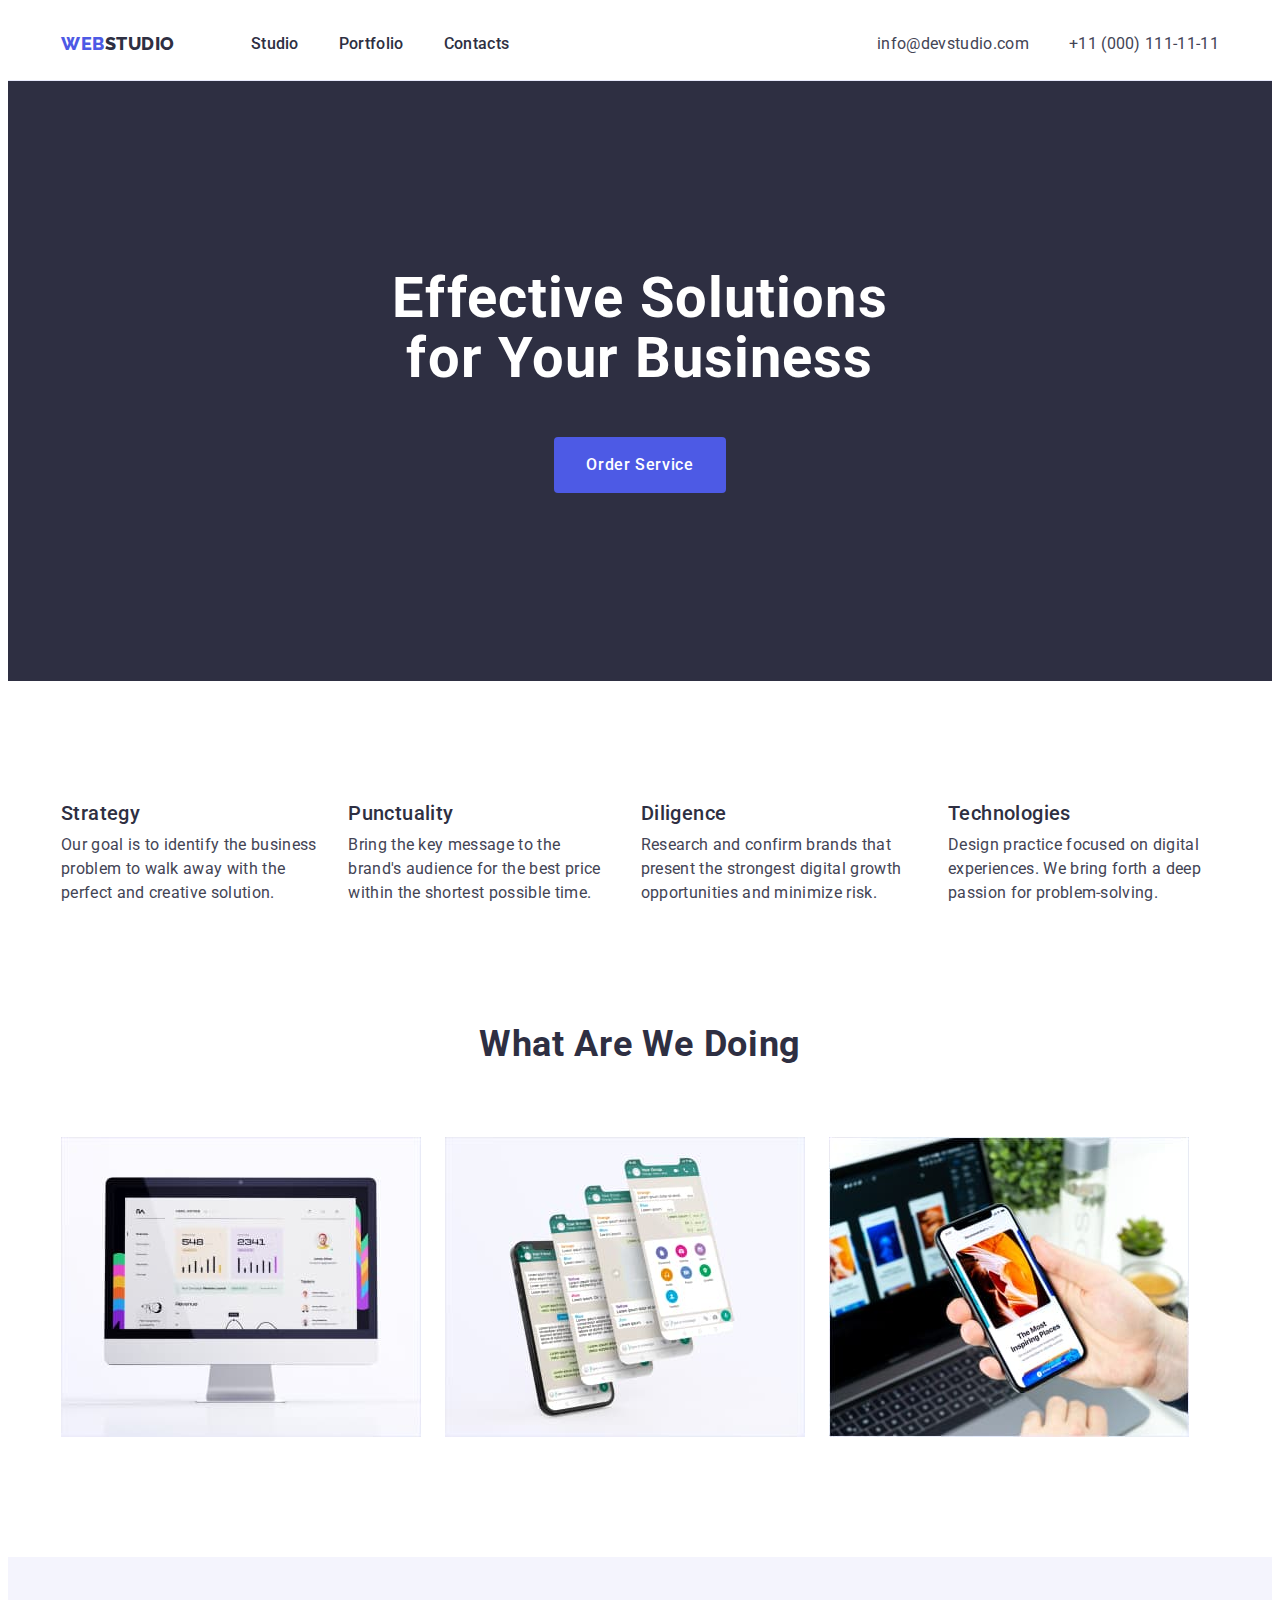
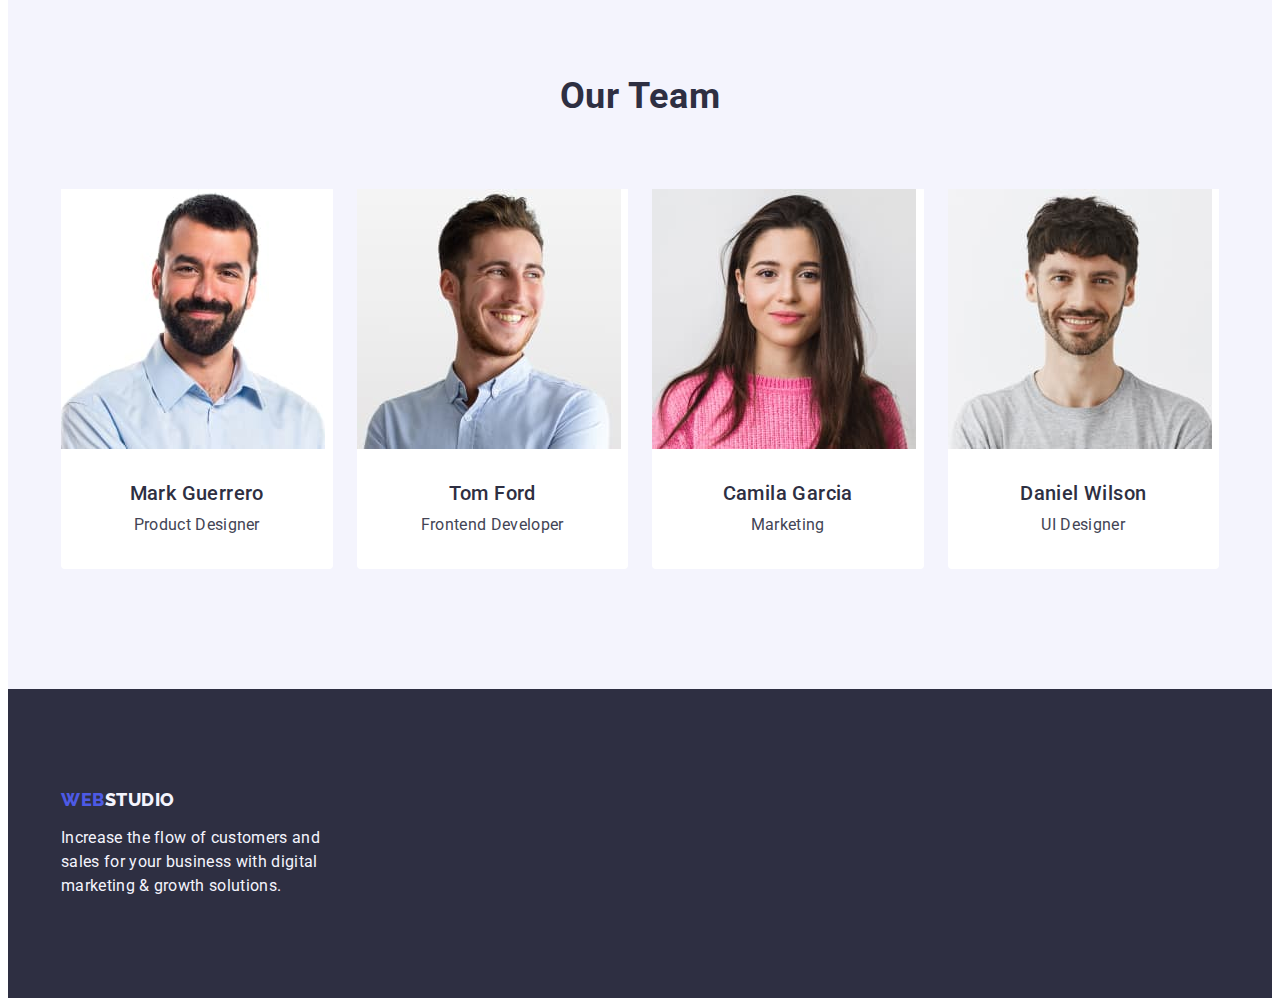
<file: index.html>
<!DOCTYPE html>
<html lang="en">
  <head>
    <meta charset="UTF-8" />
    <meta http-equiv="X-UA-Compatible" content="IE=edge" />
    <meta name="viewport" content="width=device-width, initial-scale=1.0" />

    <link rel="preconnect" href="https://fonts.googleapis.com" />
    <link rel="preconnect" href="https://fonts.gstatic.com" crossorigin />
    <link
      href="https://fonts.googleapis.com/css2?family=Raleway:wght@800&family=Roboto:wght@400;500;700&display=swap"
      rel="stylesheet"
    />

    <title>Web Studio</title>
    <link
      rel="stylesheet"
      href="https://cdnjs.cloudflare.com/ajax/libs/modern-normalize/2.0.0/modern-normalize.min.css"
      integrity="sha512-4xo8blKMVCiXpTaLzQSLSw3KFOVPWhm/TRtuPVc4WG6kUgjH6J03IBuG7JZPkcWMxJ5huwaBpOpnwYElP/m6wg=="
      crossorigin="anonymous"
      referrerpolicy="no-referrer"
    />
    <link rel="stylesheet" href="./css/style.css" />
  </head>
  <body class="body">
    <header class="header">
      <div class="container header-container">
        <nav class="header-navigation">
          <a class="header-name link" href="./index.html"
            >Web<span>Studio</span></a
          >
          <ul class="header-page list">
            <li><a class="header-menu link" href="./index.html">Studio</a></li>
            <li>
              <a class="header-menu link" href="./portfolio.html">Portfolio</a>
            </li>
            <li><a class="header-menu link" href="">Contacts</a></li>
          </ul>
        </nav>
        <address class="header-adress">
          <ul class="header-link list">
            <li>
              <a class="header-link-soc link" href="mailto:info@devstudio.com"
                >info@devstudio.com</a
              >
            </li>
            <li>
              <a class="header-link-soc link" href="tel:+110001111111"
                >+11 (000) 111-11-11</a
              >
            </li>
          </ul>
        </address>
      </div>
    </header>

    <main>
      <section class="hero">
        <div class="container hero-container">
          <h1 class="hero-name">Effective Solutions for Your Business</h1>
          <button type="button" class="hero-button">Order Service</button>
        </div>
      </section>

      <section class="scroll">
        <div class="container">
          <h2 class="visually-hidden">list</h2>
          <ul class="scroll-list list">
            <li class="scroll-item">
              <h3 class="scroll-name">Strategy</h3>
              <p class="scroll-text">
                Our goal is to identify the business problem to walk away with
                the perfect and creative solution.
              </p>
            </li>
            <li class="scroll-item">
              <h3 class="scroll-name">Punctuality</h3>
              <p class="scroll-text">
                Bring the key message to the brand's audience for the best price
                within the shortest possible time.
              </p>
            </li>
            <li class="scroll-item">
              <h3 class="scroll-name">Diligence</h3>
              <p class="scroll-text">
                Research and confirm brands that present the strongest digital
                growth opportunities and minimize risk.
              </p>
            </li>
            <li class="scroll-item">
              <h3 class="scroll-name">Technologies</h3>
              <p class="scroll-text">
                Design practice focused on digital experiences. We bring forth a
                deep passion for problem-solving.
              </p>
            </li>
          </ul>
        </div>
      </section>

      <section class="work-are">
        <div class="container">
          <h2 class="work-name">What are we doing</h2>
          <ul class="work-list list">
            <li class="work-item">
              <img
                src="./images/img1-1.jpg"
                alt="statistics"
                width="360"
                height="300"
              />
            </li>
            <li class="work-item">
              <img
                src="./images/img2-1.jpg"
                alt="multifunctionality"
                width="360"
                height="300"
              />
            </li>
            <li class="work-item">
              <img
                src="./images/img3-1.jpg"
                alt="we adaptmultifunctionality"
                width="360"
                height="300"
              />
            </li>
          </ul>
        </div>
      </section>

      <section class="made">
        <div class="container">
          <h2 class="made-team">Our Team</h2>
          <ul class="made-list list">
            <li class="made-item">
              <img
                src="./images/img1-2.jpg"
                alt="Product Designer"
                width="264"
                height="260"
              />
              <div class="made-container-name">
                <h3 class="made-name">Mark Guerrero</h3>
                <p class="made-activity">Product Designer</p>
              </div>
            </li>
            <li class="made-item">
              <img
                src="./images/img2-2.jpg"
                alt="Frontend Developer"
                width="264"
                height="260"
              />
              <div class="made-container-name">
                <h3 class="made-name">Tom Ford</h3>
                <p class="made-activity">Frontend Developer</p>
              </div>
            </li>
            <li class="made-item">
              <img
                src="./images/img3-2.jpg"
                alt="Marketing"
                width="264"
                height="260"
              />
              <div class="made-container-name">
                <h3 class="made-name">Camila Garcia</h3>
                <p class="made-activity">Marketing</p>
              </div>
            </li>
            <li class="made-item">
              <img
                src="./images/img4-2.jpg"
                alt="UI Designer"
                width="264"
                height="260"
              />
              <div class="made-container-name">
                <h3 class="made-name">Daniel Wilson</h3>
                <p class="made-activity">UI Designer</p>
              </div>
            </li>
          </ul>
        </div>
      </section>
    </main>

    <footer class="footer">
      <div class="container container-footer">
        <a href="./index.html" class="footer-name link"
          >Web<span class="name">Studio</span></a
        >
        <p class="footer-text">
          Increase the flow of customers and sales for your business with
          digital marketing & growth solutions.
        </p>
      </div>
    </footer>
  </body>
</html>
</file>
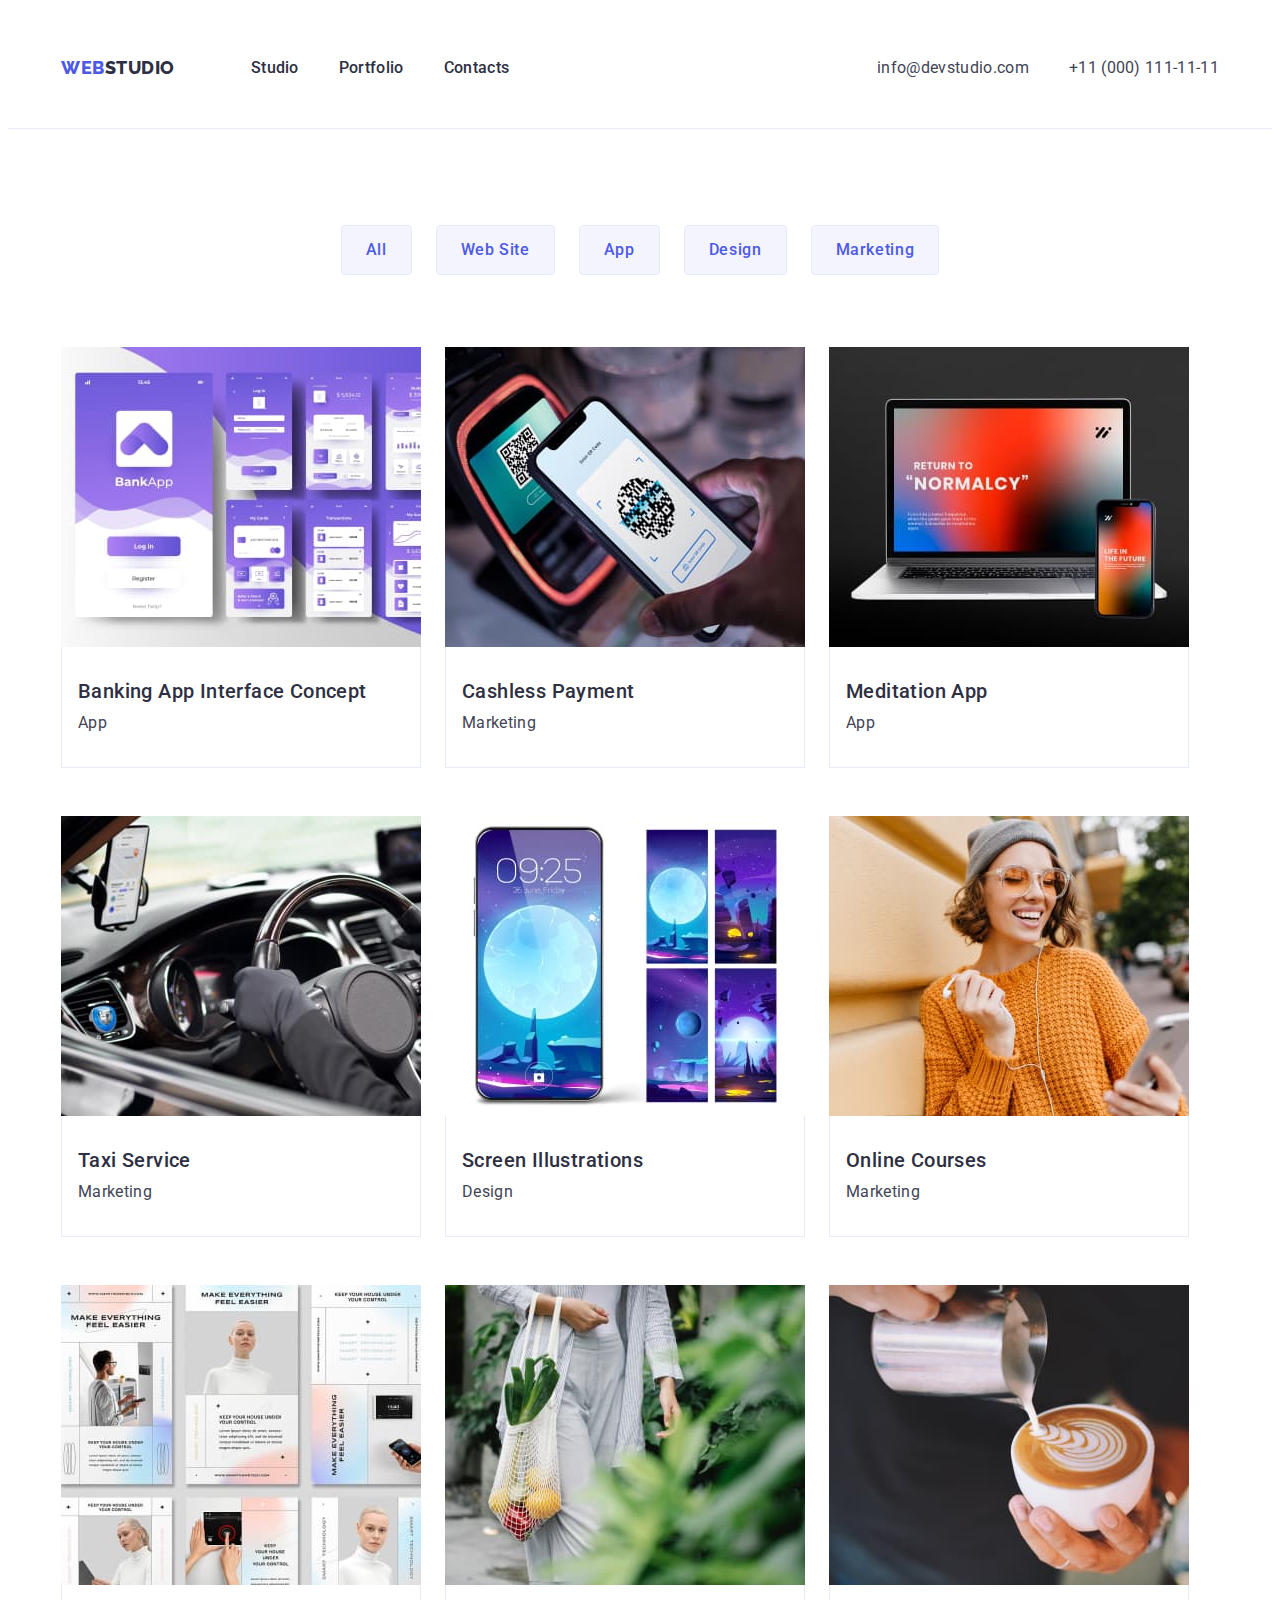
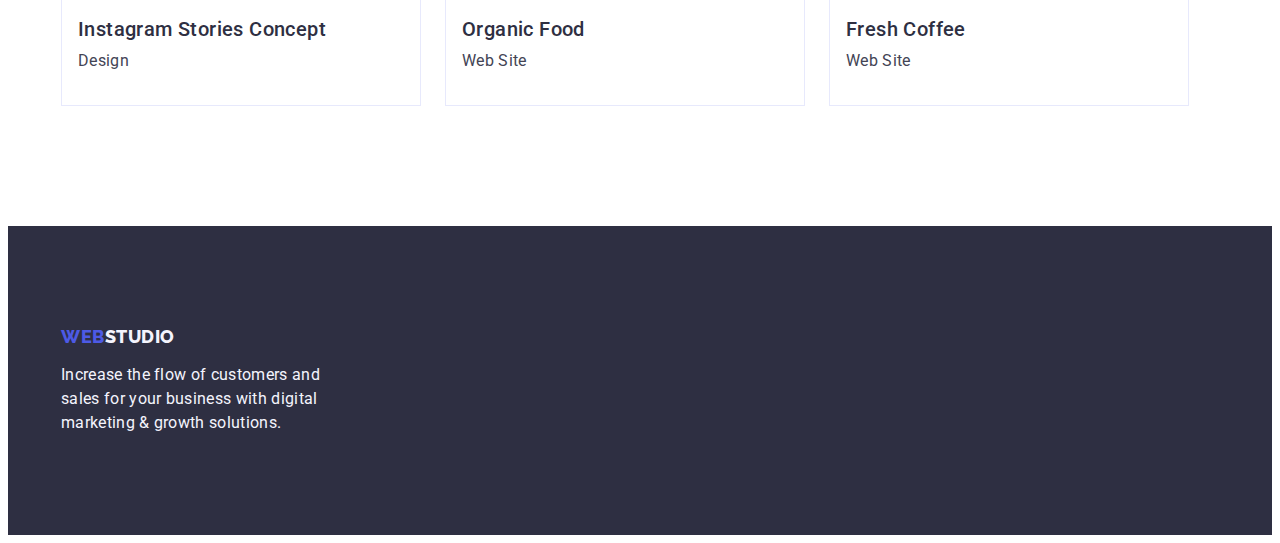
<file: portfolio.html>
<!DOCTYPE html>
<html lang="en">
  <head>
    <meta charset="UTF-8" />
    <meta http-equiv="X-UA-Compatible" content="IE=edge" />
    <meta name="viewport" content="width=device-width, initial-scale=1.0" />

    <link rel="preconnect" href="https://fonts.googleapis.com" />
    <link rel="preconnect" href="https://fonts.gstatic.com" crossorigin />
    <link
      href="https://fonts.googleapis.com/css2?family=Raleway:wght@800&family=Roboto:wght@400;500;700&display=swap"
      rel="stylesheet"
    />

    <title>Web Studio</title>
    <link
      rel="stylesheet"
      href="https://cdnjs.cloudflare.com/ajax/libs/modern-normalize/2.0.0/modern-normalize.min.css"
      integrity="sha512-4xo8blKMVCiXpTaLzQSLSw3KFOVPWhm/TRtuPVc4WG6kUgjH6J03IBuG7JZPkcWMxJ5huwaBpOpnwYElP/m6wg=="
      crossorigin="anonymous"
      referrerpolicy="no-referrer"
    />
    <link rel="stylesheet" href="./css/style.css" />
  </head>
  <body class="body">
    <header class="header-portfolio">
      <div class="container header-container">
        <nav class="header-navigation">
          <a class="header-name link" href="./index.html"
            >Web<span class="name-logo">Studio</span></a
          >
          <ul class="header-page list">
            <li><a class="header-menu link" href="./index.html">Studio</a></li>
            <li>
              <a class="header-menu link" href="./portfolio.html">Portfolio</a>
            </li>
            <li><a class="header-menu link" href="">Contacts</a></li>
          </ul>
        </nav>
        <address class="header-adress">
          <ul class="header-link list">
            <li>
              <a class="header-link-soc link" href="mailto:info@devstudio.com"
                >info@devstudio.com</a
              >
            </li>
            <li>
              <a class="header-link-soc link" href="tel:+110001111111"
                >+11 (000) 111-11-11</a
              >
            </li>
          </ul>
        </address>
      </div>
    </header>

    <main>
      <section class="section">
        <div class="container">
          <h1 class="visually-hidden">buttons</h1>
          <ul class="list portfolio-button">
            <li class="list">
              <button type="button" class="button-soc">All</button>
            </li>
            <li class="list">
              <button type="button" class="button-soc">Web Site</button>
            </li>
            <li class="list">
              <button type="button" class="button-soc">App</button>
            </li>
            <li class="list">
              <button type="button" class="button-soc">Design</button>
            </li>
            <li class="list">
              <button type="button" class="button-soc">Marketing</button>
            </li>
          </ul>

          <ul class="section-img list">
            <li class="section-work">
              <a class="section link" href="/">
                <img
                  src="./images/img1-1-portfolio.jpg"
                  alt="Banking app"
                  height="300"
                  width="360"
                />
                <div class="section-info">
                  <h2 class="section-activity">
                    Banking App Interface Concept
                  </h2>
                  <p class="section-text">App</p>
                </div>
              </a>
            </li>
            <li class="section-work">
              <a class="section link" href="/">
                <img
                  src="./images/img2-1-portfolio.jpg"
                  alt="Marketing cashless"
                  height="300"
                  width="360"
                />
                <div class="section-info">
                  <h2 class="section-activity">Cashless Payment</h2>
                  <p class="section-text">Marketing</p>
                </div>
              </a>
            </li>
            <li class="section-work">
              <a class="section link" href="/">
                <img
                  src="./images/img3-1-portfolio.jpg"
                  alt="Meditation app"
                  height="300"
                  width="360"
                />
                <div class="section-info">
                  <h2 class="section-activity">Meditation App</h2>
                  <p class="section-text">App</p>
                </div>
              </a>
            </li>
            <li class="section-work">
              <a class="section link" href="/">
                <img
                  src="./images/img1-2-portfolio.jpg"
                  alt="Marketing taxi"
                  height="300"
                  width="360"
                />
                <div class="section-info">
                  <h2 class="section-activity">Taxi Service</h2>
                  <p class="section-text">Marketing</p>
                </div>
              </a>
            </li>
            <li class="section-work">
              <a class="section link" href="/">
                <img
                  src="./images/img2-2-portfolio.jpg"
                  alt="Design illustrations"
                  height="300"
                  width="360"
                />
                <div class="section-info">
                  <h2 class="section-activity">Screen Illustrations</h2>
                  <p class="section-text">Design</p>
                </div>
              </a>
            </li>
            <li class="section-work">
              <a class="section link" href="/">
                <img
                  src="./images/img3-2-portfolio.jpg"
                  alt="Marketing courses"
                  height="300"
                  width="360"
                />
                <div class="section-info">
                  <h2 class="section-activity">Online Courses</h2>
                  <p class="section-text">Marketing</p>
                </div>
              </a>
            </li>
            <li class="section-work">
              <a class="section link" href="/">
                <img
                  src="./images/img1-3-portfolio.jpg"
                  alt="Design instagram"
                  height="300"
                  width="360"
                />
                <div class="section-info">
                  <h2 class="section-activity">Instagram Stories Concept</h2>
                  <p class="section-text">Design</p>
                </div>
              </a>
            </li>
            <li class="section-work">
              <a class="section link" href="/">
                <img
                  src="./images/img2-3-portfolio.jpg"
                  alt="Web site food"
                  height="300"
                  width="360"
                />
                <div class="section-info">
                  <h2 class="section-activity">Organic Food</h2>
                  <p class="section-text">Web Site</p>
                </div>
              </a>
            </li>
            <li class="section-work">
              <a class="section link" href="/">
                <img
                  src="./images/img3-3-portfolio.jpg"
                  alt="Web site coffee"
                  height="300"
                  width="360"
                />
                <div class="section-info">
                  <h2 class="section-activity">Fresh Coffee</h2>
                  <p class="section-text">Web Site</p>
                </div>
              </a>
            </li>
          </ul>
        </div>
      </section>
    </main>

    <footer class="footer">
      <div class="container container-footer">
        <a class="footer-name link" href="./index.html"
          >Web<span class="name">Studio</span></a
        >
        <p class="footer-text">
          Increase the flow of customers and sales for your business with
          digital marketing & growth solutions.
        </p>
      </div>
    </footer>
  </body>
</html>
</file>
<file: css/style.css>
body {
    font-family: 'Roboto', sans-serif;
}

:root {
    --text-section-color: #434455;
    --button-color: #4D5AE5;
    --logo-color: #2E2F42;
    --safari-color: #F4F4FD;
}

img {
    display: block;
}

p,
h1,
h2,
h3,
h4,
h5 {
    margin-top: 0;
    margin-bottom: 0;
}

.link {
    text-decoration: none;
}

.list {
    list-style: none;
}


ul {
    list-style-type: none;
    padding-left: 0;
    margin-top: 0;
    margin-bottom: 0;
}

/*----------BODY----------*/

.body {
    color: #434455;
    background-color: #FFFFFF;
}

/*----------HEADER-----------*/

.container {
    width: 100%;
    max-width: 1158px;
    margin: 0 auto;
    padding: 0 15px;
}

.header-container {
    display: flex;
    align-items: center;
    /*justify-content: space-between;*/
    /*padding-left: 15px;
    padding-right: 15px;*/
}

.header-navigation {
    display: flex;
    align-items: center;
    height: 72px;
}

.header {
    /*background: #FFFFFF;*/
    border-bottom: 1px solid #e7e9fc;
    /*width: 1158px;
    margin: auto;*/

}

.header-name {
    font-family: 'Raleway', sans-serif;
    font-style: normal;
    font-weight: 800;
    font-size: 18px;
    line-height: 1.17;
    letter-spacing: 0.03em;
    text-transform: uppercase;
    color: var(--button-color);
    margin-right: 76px;

}

.header-name span {
    font-family: 'Raleway', sans-serif;
    color: var(--logo-color);
}

.header-page {
    display: flex;
    gap: 40px;
}

.header-menu {
    font-weight: 500;
    font-size: 16px;
    line-height: 1.5;
    letter-spacing: 0.02em;
    color: var(--logo-color);
    padding-top: 24px;
    padding-bottom: 24px;


}

.header-menu:hover,
.header-menu:focus {
    color: #404BBF;
}

.header-adress {
    font-style: normal;
    margin-left: auto;
}

.header-link {
    display: flex;
    gap: 40px;
}

.header-link-soc {
    font-weight: 400;
    font-size: 16px;
    line-height: 1.50;
    letter-spacing: 0.02em;
    color: #434455;

}

.header-link-soc:hover,
.header-link-soc:focus {
    color: #404BBF;
}

/*----------HERO-----------*/

.hero {
    /*width: 100%;
    max-width: 1440px;*/
    padding-top: 188px;
    padding-bottom: 188px;
    /*height: 600px;*/
    background: var(--logo-color);
    /*margin: auto;*/
}

/*.hero-container {  
}*/

.hero-name {
    font-family: 'Roboto';
    font-style: normal;
    text-align: center;
    font-weight: 700;
    font-size: 56px;
    line-height: 1.07;
    letter-spacing: 0.02em;
    color: #FFFFFF;
    max-width: 496px;
    margin-bottom: 48px;
    margin: auto;

}

.hero-button {
    font-family: "Roboto", sans-serif;
    font-style: normal;
    font-weight: 500;
    font-size: 16px;
    line-height: 1.50;
    letter-spacing: 0.04em;
    color: #FFFFFF;
    background-color: var(--button-color);
    cursor: pointer;

}

.hero-button {
    margin: 0 auto;
    padding: 16px 32px;
    min-width: 169px;
    height: 56px;
    display: block;
    border: none;
    border-radius: 4px;
    margin-top: 48px;
}

.hero-button:hover,
.hero-button:focus {
    background-color: #404BBF;
}

/*----------SECTION1-----------*/

.scroll {
    padding-top: 120px;
    padding-bottom: 120px;
}


.visually-hidden {
    position: absolute;
    width: 1px;
    height: 1px;
    margin: -1px;
    border: 0;
    padding: 0;
    white-space: nowrap;
    clip-path: inset(100%);
    clip: rect(0 0 0 0);
    overflow: hidden;
}

.scroll-list {
    display: flex;

    gap: 24px;
}

.scroll-item {
    width: calc((100%-72)/4);

}

.scroll-name {
    font-weight: 500;
    font-size: 20px;
    line-height: 1.20;
    letter-spacing: 0.02em;
    color: var(--logo-color);
    margin-bottom: 8px;
}

.scroll-text {
    font-weight: 400;
    font-size: 16px;
    line-height: 1.50;
    letter-spacing: 0.02em;
    color: #434455;
}

/*----------WORK-----------*/

.work-are {
    padding-bottom: 120px;
}

.work-name {
    font-weight: 700;
    font-size: 36px;
    line-height: 1.11;
    letter-spacing: 0.02em;
    text-align: center;
    text-transform: capitalize;
    color: var(--logo-color);
    margin-bottom: 72px;

}

.work-list {
    display: flex;
    gap: 24px;

}

.work-item {
    width: calc((100%-48px)/3);
}

/*----------MADE-----------*/

.made {
    background: var(--safari-color);
    padding-top: 120px;
    padding-bottom: 120px;
}

.made-team {
    font-weight: 700;
    font-size: 36px;
    line-height: 1.11;
    letter-spacing: 0.02em;
    text-align: center;
    text-transform: capitalize;
    color: var(--logo-color);
    margin-bottom: 72px;

}

.made-list {
    display: flex;
    gap: 24px;
}

.made-item {
    background-color: #FFFFFF;
    width: 264px;
    border-radius: 0px 0px 4px 4px;
    width: calc((100% - 72px) / 4);
}

.made-container-name {
    padding: 32px 16px;
}

.made-name {
    font-weight: 500;
    font-size: 20px;
    line-height: 1.20;
    letter-spacing: 0.02em;
    color: var(--logo-color);
    /*margin-top: 32px;*/
    margin-bottom: 8px;
    text-align: center;
}

.made-activity {
    font-weight: 400;
    font-size: 16px;
    line-height: 1.50;
    letter-spacing: 0.02em;
    color: #434455;
    /*margin-bottom: 32px;*/
    text-align: center;
}

/*----------FOOTER-----------*/

.footer {
    background: var(--logo-color);
    padding-top: 100px;
    padding-bottom: 100px;
}

.footer-name {
    font-family: 'Raleway', sans-serif;
    font-style: normal;
    font-weight: 800;
    font-size: 18px;
    line-height: 1.17;
    letter-spacing: 0.03em;
    text-transform: uppercase;
    color: var(--button-color);
    display: inline-block;
    margin-bottom: 16px;
}

.name {
    font-family: 'Raleway', sans-serif;
    color: var(--safari-color);
}

/*.container-footer {}*/

.footer-text {
    font-weight: 400;
    font-size: 16px;
    line-height: 1.50;
    letter-spacing: 0.02em;
    color: var(--safari-color);
    /*padding-top: 16px;*/
    max-width: 264px;
}



/*===============PORTFOLIO===============*/
/*---------------HEADER---------------*/

.header-portfolio {
    background: #FFFFFF;
    padding-top: 24px;
    padding-bottom: 24px;
    border-bottom: 1px solid #e7e9fc
}

/*-----------------MAIN-----------------*/

.name-logo {
    color: #2E2F42;
}

.portfolio-button {
    display: flex;
    gap: 24px;
    justify-content: center;
    margin-bottom: 72px;

}

.button-soc {
    font-family: "Roboto", sans-serif;
    font-style: normal;
    font-weight: 500;
    font-size: 16px;
    line-height: 1.5;
    letter-spacing: 0.04em;
    color: var(--button-color);
    background-color: var(--safari-color);
    cursor: pointer;
    padding-top: 12px;
    padding-bottom: 12px;
    padding-left: 24px;
    padding-right: 24px;
    border: 1px solid #e7e9fc;
    border-radius: 4px;
}

.button-soc:hover,
.button-soc:focus {
    color: #FFFFFF;
    background-color: #404BBF;
    border: 1px solid transparent;
}

/*-----------------SECTION-----------------*/

.section {
    padding: 96px 0 120px;
}

.section-img {
    display: flex;
    flex-wrap: wrap;
    gap: 48px 24px;
    width: 1128px;

}


.section-info {

    border: 1px solid #e7e9fc;
    border-top: none;
    padding: 32px 16px;

}

/*.list {}*/

.section-work {
    width: 360px;
}

.section-activity {
    font-weight: 500;
    font-size: 20px;
    line-height: 1.20;
    letter-spacing: 0.02em;
    color: var(--logo-color);
    margin-bottom: 8px;
    /*padding-left: 16px;*/

}

.section-text {
    font-weight: 400;
    font-size: 16px;
    line-height: 1.50;
    letter-spacing: 0.02em;
    color: var(--text-section-color);
    /*padding-left: 16px;*/
}
</file>
